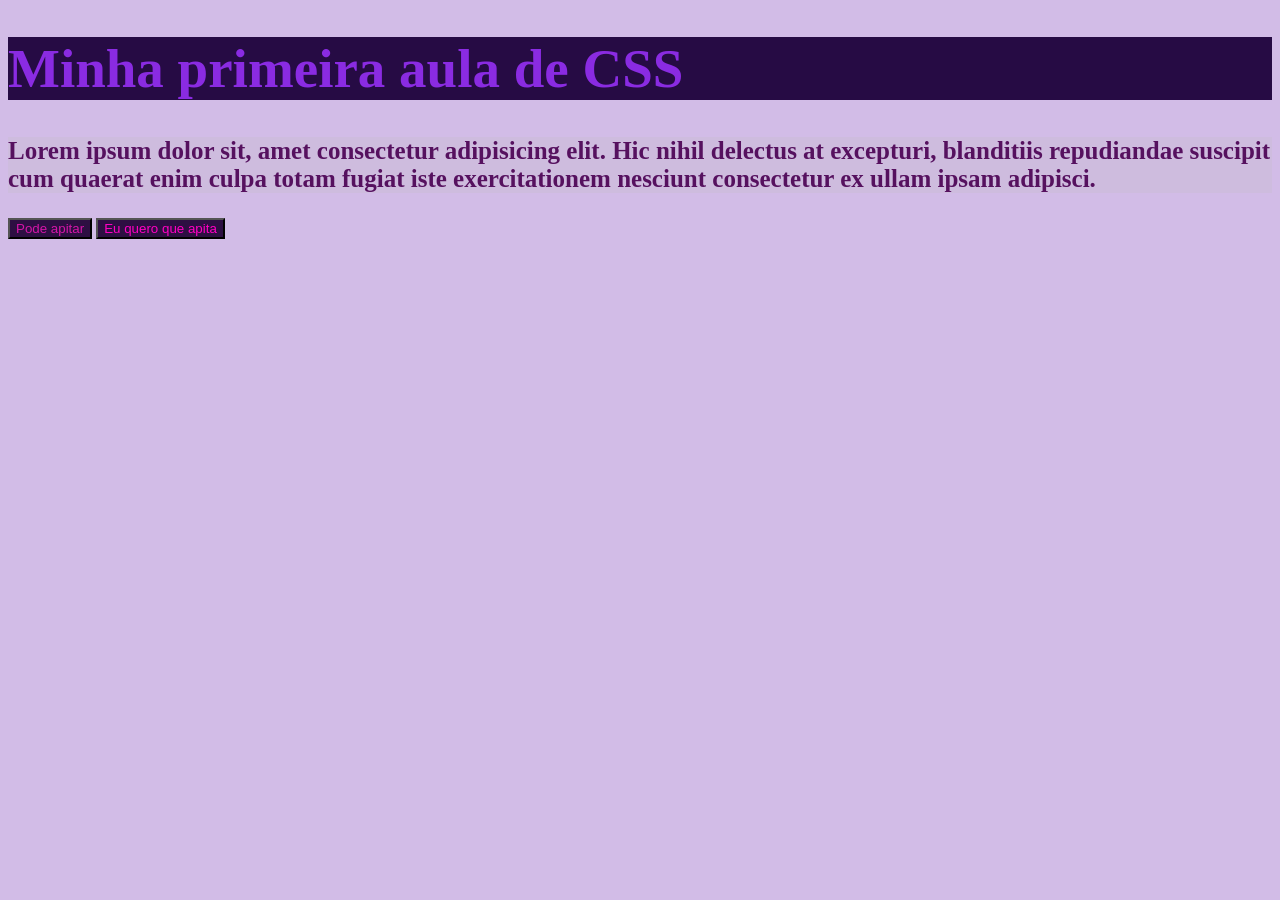
<file: CSS/index.html>
<!DOCTYPE html>
<html lang="pt-br">

<head>
    <meta charset="UTF-8">
    <meta name="viewport" content="width=device-width, initial-scale=1.0">
    <link rel="stylesheet" href="./Styles1.css">
    <title>CSS</title>
</head>

<body>
    <H1 id="Titulo">Minha primeira aula de CSS</H1>

    <p id="Paragrafo">Lorem ipsum dolor sit,
        amet consectetur adipisicing elit. Hic nihil delectus at excepturi,
        blanditiis repudiandae suscipit cum quaerat enim culpa totam fugiat
        iste exercitationem nesciunt consectetur ex ullam ipsam adipisci.
    </p>

    <button id="Botão">Pode apitar</button>

    <button id="Botão2"> Eu quero que apita</button>

</body>

</html>
</file>
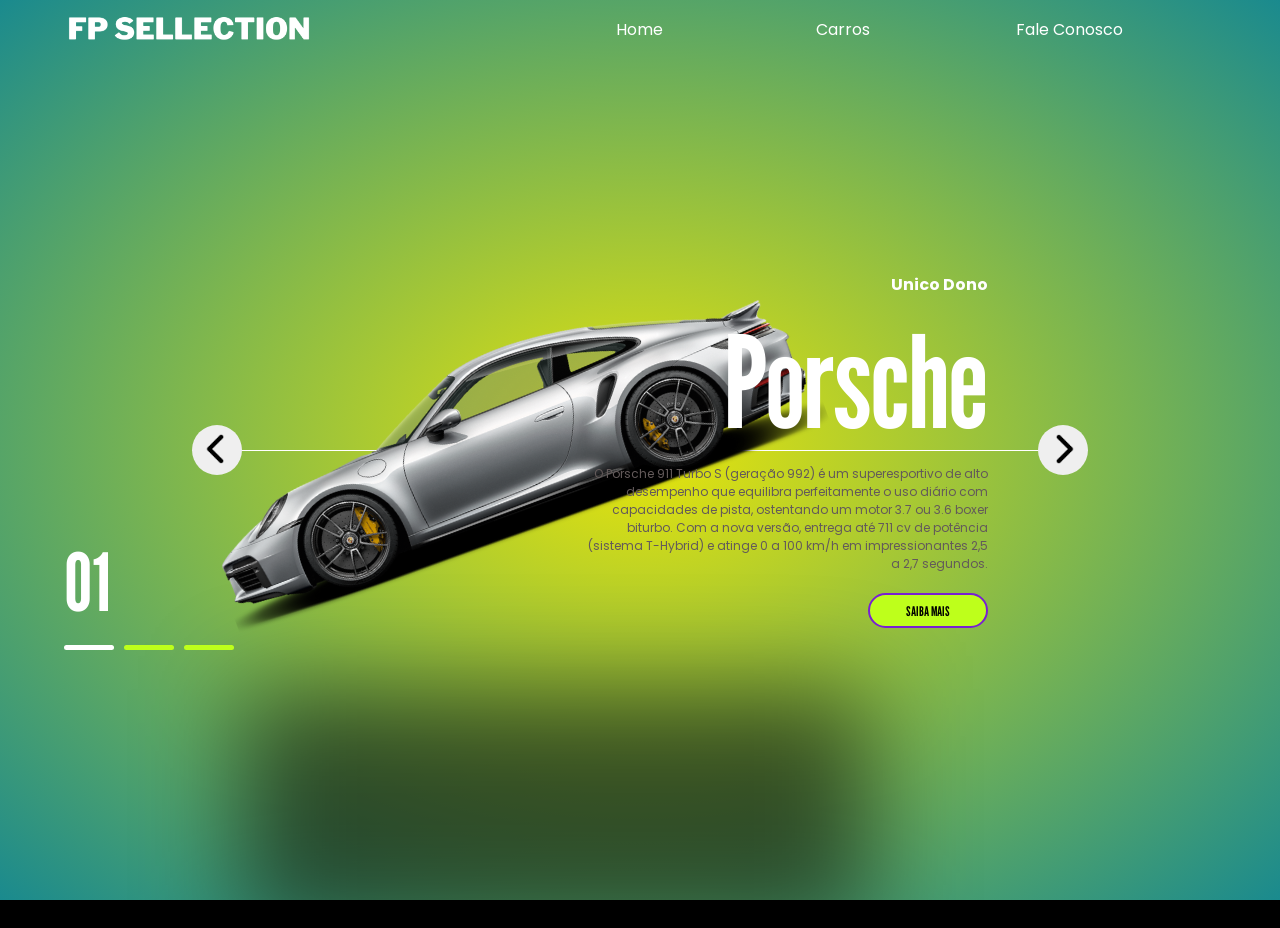
<file: FP Selection/index.html>
<!DOCTYPE html>
<html lang="pt-br">

<head>
    <meta charset="UTF-8">
    <meta name="viewport" content="width=device-width, initial-scale=1.0">
    <link rel="stylesheet" href="./styles.css">
    <link rel="preconnect" href="https://fonts.googleapis.com">
    <link rel="preconnect" href="https://fonts.gstatic.com" crossorigin>
    <link href="https://fonts.googleapis.com/css2?family=Poppins:ital,wght@0,100;0,200;0
        ,300;0,400;0,500;0,600;0,700;0,800;0,900;1,100;1,200;1,300;1,400;1,500;1,600;
        1,700;1,800;1,900&display=swap" rel="stylesheet">
    <link rel="preconnect" href="https://fonts.googleapis.com">
    <link rel="preconnect" href="https://fonts.gstatic.com" crossorigin>
    <link href="https://fonts.googleapis.com/css2?family=League+Gothic&display=swap" rel="stylesheet">
    <title>FP Sellection</title>
</head>

<body>
    <header>
        <img src="./img/logo.png" alt="Logo-fp">
        <nav>
            <ul>
                <li>Home</li>
                <li>Carros</li>
                <li>Fale Conosco</li>
            </ul>
        </nav>
    </header>

    <section class="container">
        <div class="list">

            <div class="item active">
                <div class="car-img">
                    <img src="./img/1.png" alt="imagem-carro">
                </div>
                <div class="content">
                    <p class="car-information">
                        Unico Dono
                    </p>
                    <h2>Porsche</h2>
                    <p class="description">
                        O Porsche 911 Turbo S (geração 992) é um superesportivo de alto desempenho que equilibra
                        perfeitamente o uso
                        diário com capacidades de pista, ostentando um motor 3.7 ou 3.6 boxer biturbo.
                        Com a nova versão, entrega até 711 cv de potência (sistema T-Hybrid) e atinge 0 a 100 km/h
                        em impressionantes 2,5 a 2,7 segundos.
                    </p>
                    <button class="information">
                        Saiba Mais
                    </button>
                </div>
            </div>

            <div class="item">
                <div class="car-img">
                    <img src="./img/2.png" alt="imagem-carro">
                </div>
                <div class="content">
                    <p class="car-information">
                        Unico Dono
                    </p>
                    <h2>Ferrari</h2>
                    <p class="description">
                        A Ferrari Portofino é um conversível de luxo com capota rígida retrátil,
                        equipado com motor 3.9L V8 biturbo que entrega entre 600 cv e 620 cv
                        (na versão M). Acelera de 0 a 100 km/h em 3,5 segundos,
                        atingindo velocidade máxima superior a 320 km/h,
                        combinando alto desempenho com versatilidade para uso urbano e viagens.
                    </p>
                    <button class="information">
                        Saiba Mais
                    </button>
                </div>
            </div>

            <div class="item">
                <div class="car-img">
                    <img src="./img/3.png" alt="imagem-carro">
                </div>
                <div class="content">
                    <p class="car-information">
                        Unico Dono
                    </p>
                    <h2>Lamborghini</h2>
                    <p class="description">
                        O Lamborghini Aventador, lançado em 2011 como sucessor do Murciélago,
                        é um supercarro de motor central V12 icônico, fabricado até 2022.
                        Versões finais, como o LP 780-4 Ultimae (2021-2022), produzem 780 cv,
                        atingindo 0-100 km/h em 2,8 segundos e velocidades >350 km/h.
                        Conhecido pelo design agressivo, fibra de carbono e alto valor de mercado.
                    </p>
                    <button class="information">
                        Saiba Mais
                    </button>
                </div>
            </div>

        </div>
        <div class="arrows">
            <button id="prev"><img src="img/arrow.png" alt="seta esquerda"></button>
            <button id="next"><img src="img/arrow.png" alt="seta direita"></button>
        </div>
        <div class="indicators">
            <div class="number">01</div>
            <ul>
                <li class="active"></li>
                <li></li>
                <li></li>
            </ul>
        </div>
    </section>

    <script src="./scripts.js"></script>


</body>

</html>
</file>
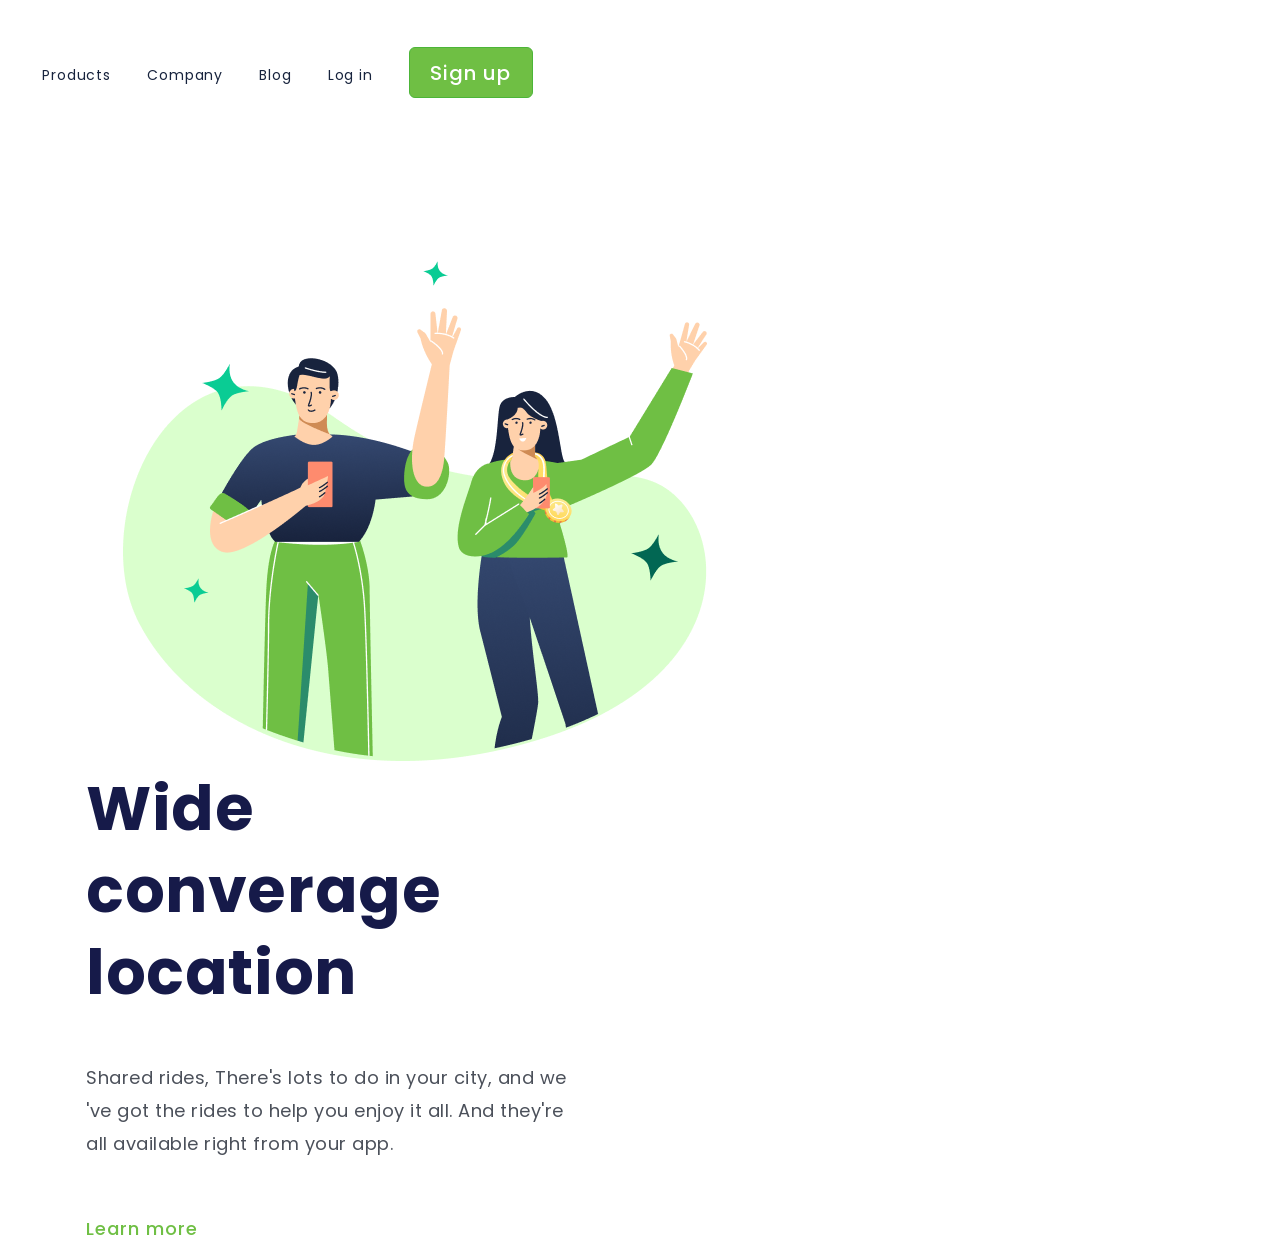
<file: PROJETO 02/index.html>
<!DOCTYPE html>
<html lang="pt-br">

<head>
    <meta charset="UTF-8">
    <meta name="viewport" content="width=device-width, initial-scale=1.0">
    <link rel="stylesheet" href="./styles.css">
    <link rel="preconnect" href="https://fonts.googleapis.com">
    <link rel="preconnect" href="https://fonts.gstatic.com" crossorigin>
    <link href="https://fonts.googleapis.com/css2?family=Poppins:ital,wght@0,100;
            0,200;0,300;0,400;0,500;0,600;0,700;0,800;0,900;1,100;1,200;1,300;1
            ,400;1,500;1,600;1,700;1,800;1,900&display=swap" rel="stylesheet">
    <title>Project VM</title>
</head>

<body>
    <header>
        <nav>
        <a class="link-header">Products</a>
        <a class="link-header">Company</a>
        <a class="link-header">Blog</a>
        <a class="link-header">Log in</a>
        <button class="button-header">Sign up</button>
       </nav>
    </header>
    <main>
        <img src="./img/Wide coverage.png">
        <section>
            <h1>Wide converage location</h1>
            <p>Shared rides, There's lots to do in your city, and we
                've got the rides to help you enjoy it all. And they're all
                available right from
                your app. </p>
            <a class="button-main">Learn more</a>
        </section>
    </main>
</body>

</html>
</file>
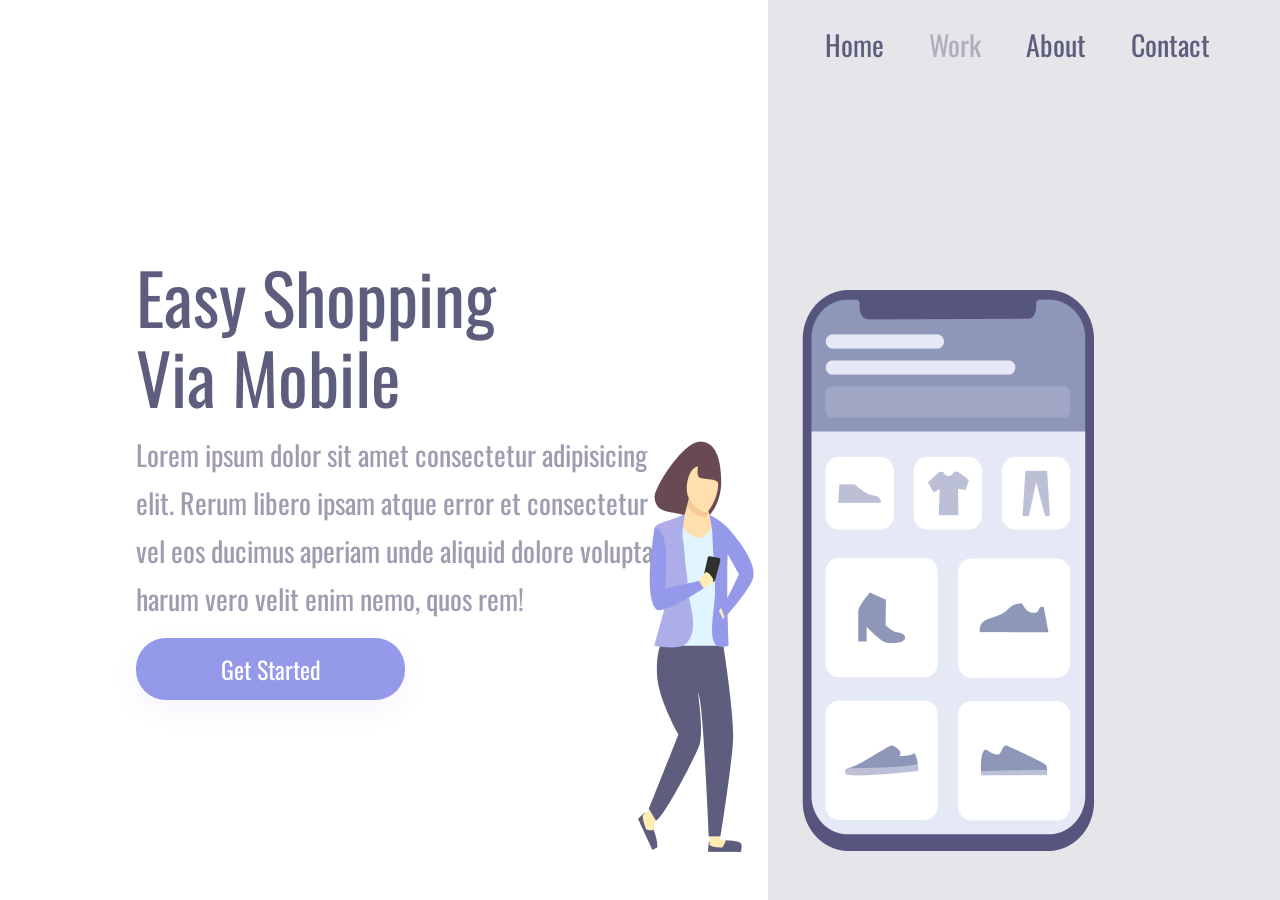
<file: PROJETO 03/index.html>
<!DOCTYPE html>
<html lang="pt-br">

<head>
    <meta charset="UTF-8">
    <meta name="viewport" content="width=device-width, initial-scale=1.0">
    <link rel="stylesheet" href="./styles.css">
    <link rel="preconnect" href="https://fonts.googleapis.com">
    <link rel="preconnect" href="https://fonts.gstatic.com" crossorigin>
    <link href="https://fonts.googleapis.com/css2?family=Oswald:wght@200..700&display=swap" rel="stylesheet">
    <title>Document</title>
</head>

<body>
    <main class="Container">
        <section class="Container-left">
            <h1>Easy Shopping Via Mobile</h1>
            <p>Lorem ipsum dolor sit amet consectetur adipisicing elit. Rerum libero
                ipsam atque error et consectetur
                vel eos ducimus aperiam unde aliquid dolore voluptas harum vero
                velit enim nemo, quos rem!</p>
            <button>Get Started</button>
        </section>
        <section class="Container-Right">
            <header>
                <a>Home</a>
                <a>Work</a>
                <a>About</a>
                <a>Contact</a>
            </header>
            <img alt="girl-cellphone" src="./img/girl-cellphone.png">
        </section>
    </main>
</body>

</html>
</file>
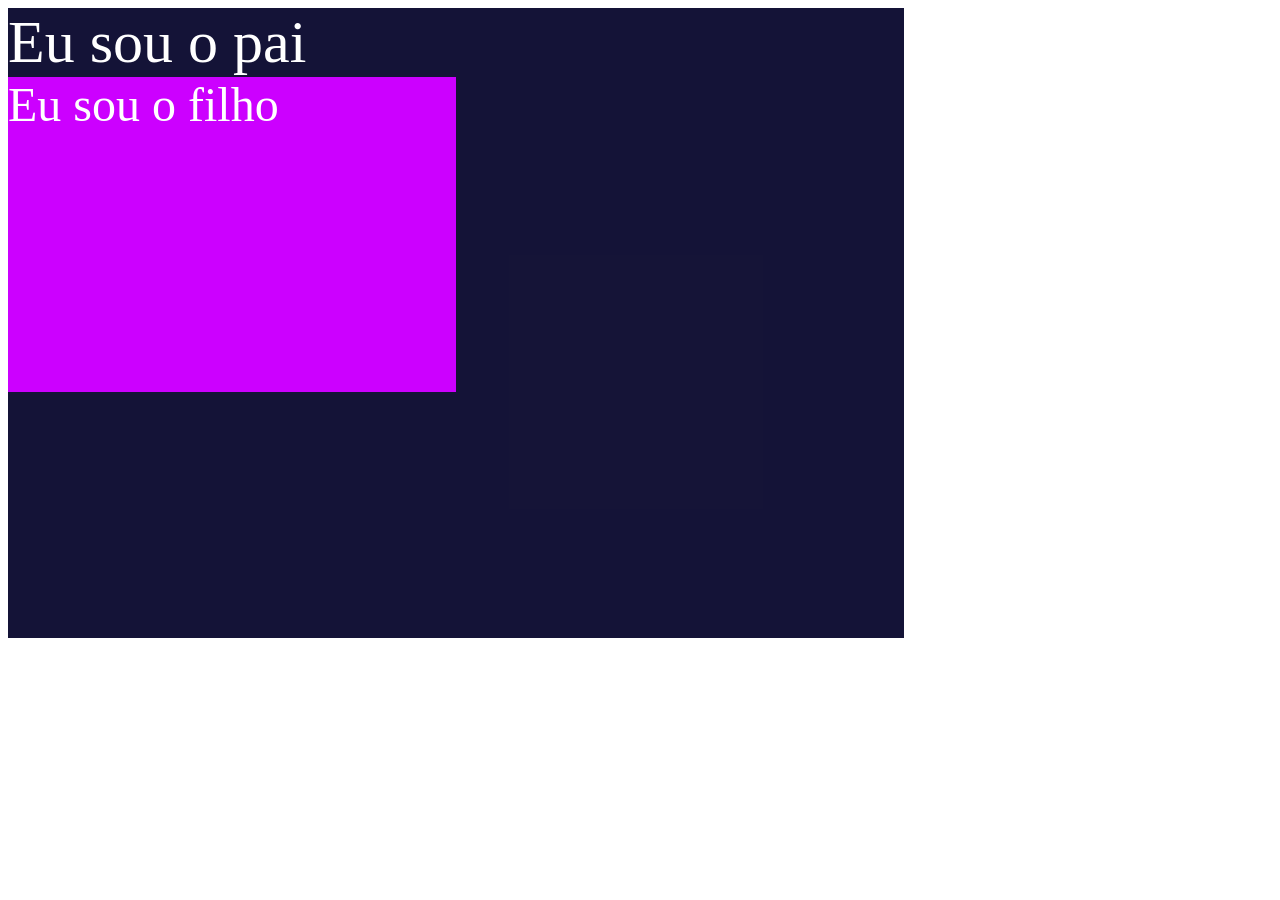
<file: CSS/index2.html>
<!DOCTYPE html>
<html lang="pt-br">

<head>
    <meta charset="UTF-8">
    <meta name="viewport" content="width=device-width, initial-scale=1.0">
    <link rel="stylesheet" href="./Styles2.css">
    <title>EX2</title>
</head>

<body class="vo">
    <div class="pai">Eu sou o pai

        <div class="filho">Eu sou o filho</div>
    </div>
</body>

</html>
</file>
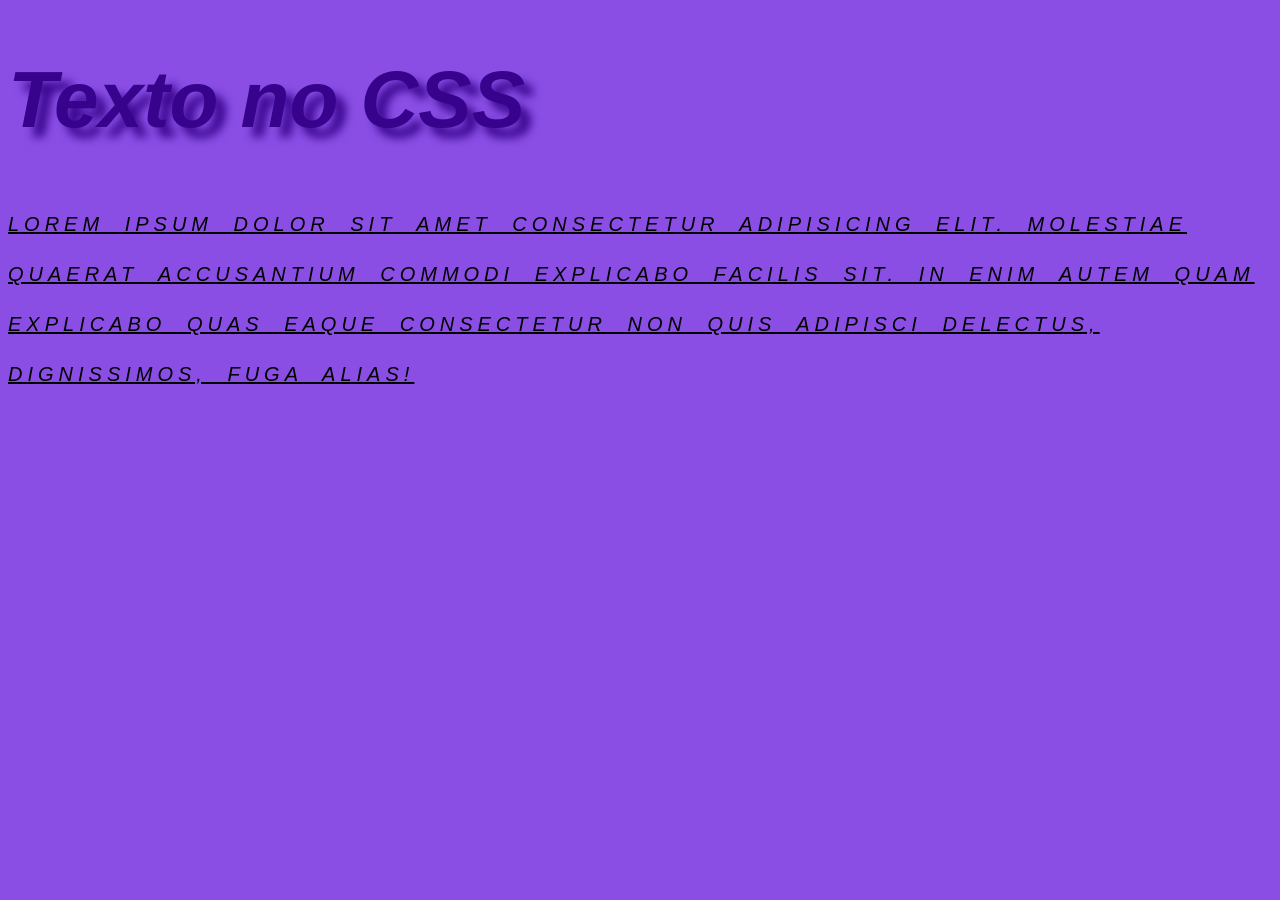
<file: CSS/index3.html>
<!DOCTYPE html>
<html lang="en">
<head>
    <meta charset="UTF-8">
    <meta name="viewport" content="width=device-width, initial-scale=1.0">
    <link rel="stylesheet" href="./Styles3.css">
    <link rel="preconnect" href="https://fonts.googleapis.com">
   <link rel="preconnect" href="https://fonts.googleapis.com">
<link rel="preconnect" href="https://fonts.gstatic.com" crossorigin>
<link href="https://fonts.googleapis.com/css2?family=Noto+Sans+JP:wght@100..900&display=swap" rel="stylesheet"> 
    <title>TEXTO</title>
</head>
<body>
     <h1>Texto no CSS</h1>
     <p>Lorem ipsum dolor sit amet consectetur adipisicing elit. 
        Molestiae quaerat accusantium commodi explicabo facilis sit. 
        In enim autem quam explicabo quas eaque consectetur non 
        quis adipisci delectus, dignissimos, fuga alias!</p>
    </body>
</html>
</file>
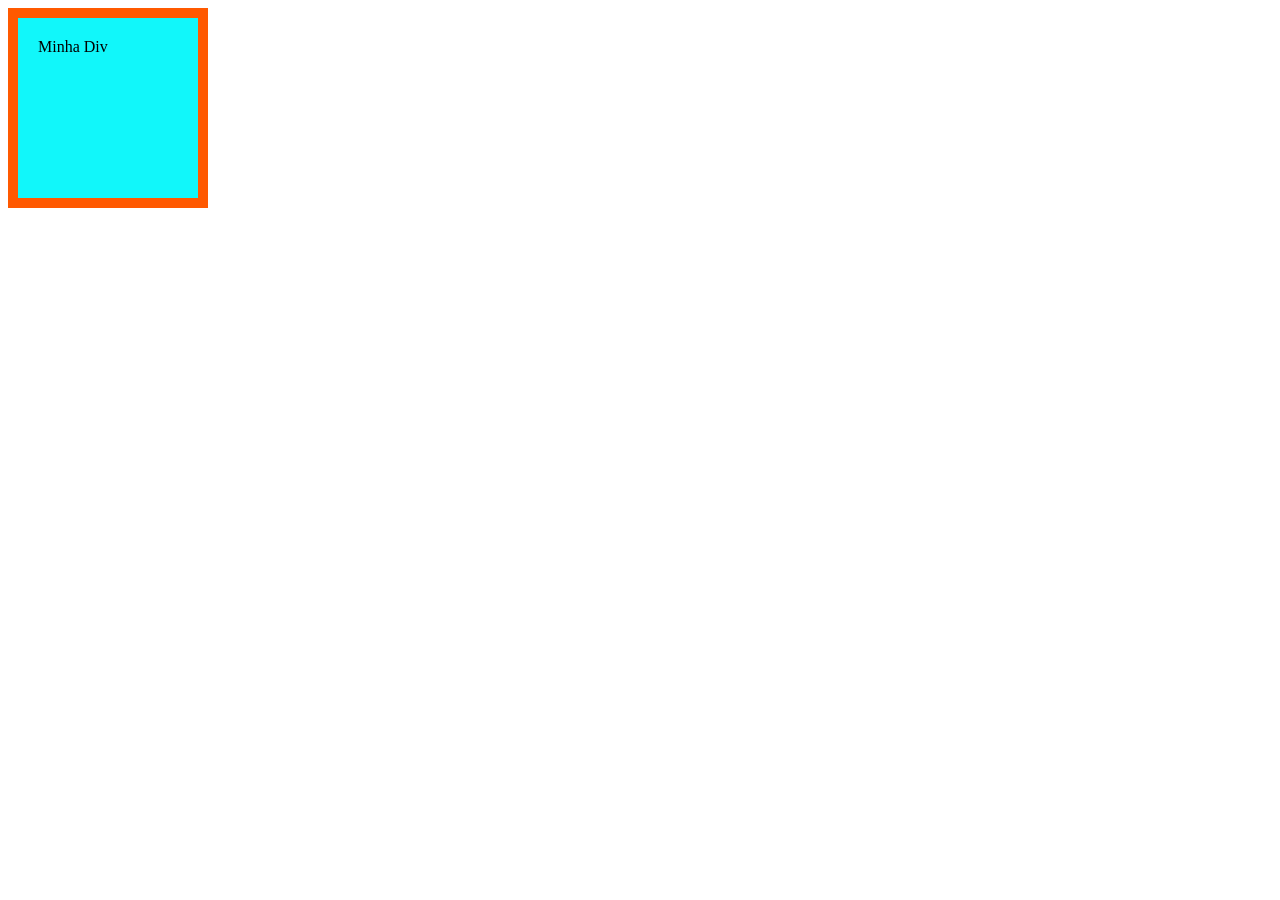
<file: CSS/index4.html>
<!DOCTYPE html>
<html lang="en">
<head>
    <meta charset="UTF-8">
    <meta name="viewport" content="width=device-width, initial-scale=1.0">
    <link rel="stylesheet" href="./Styles4.css">
    <title>CSS</title>
</head>
<body>
     <div class="BOX"> 
          Minha Div
     </div>
</body>
</html>
</file>
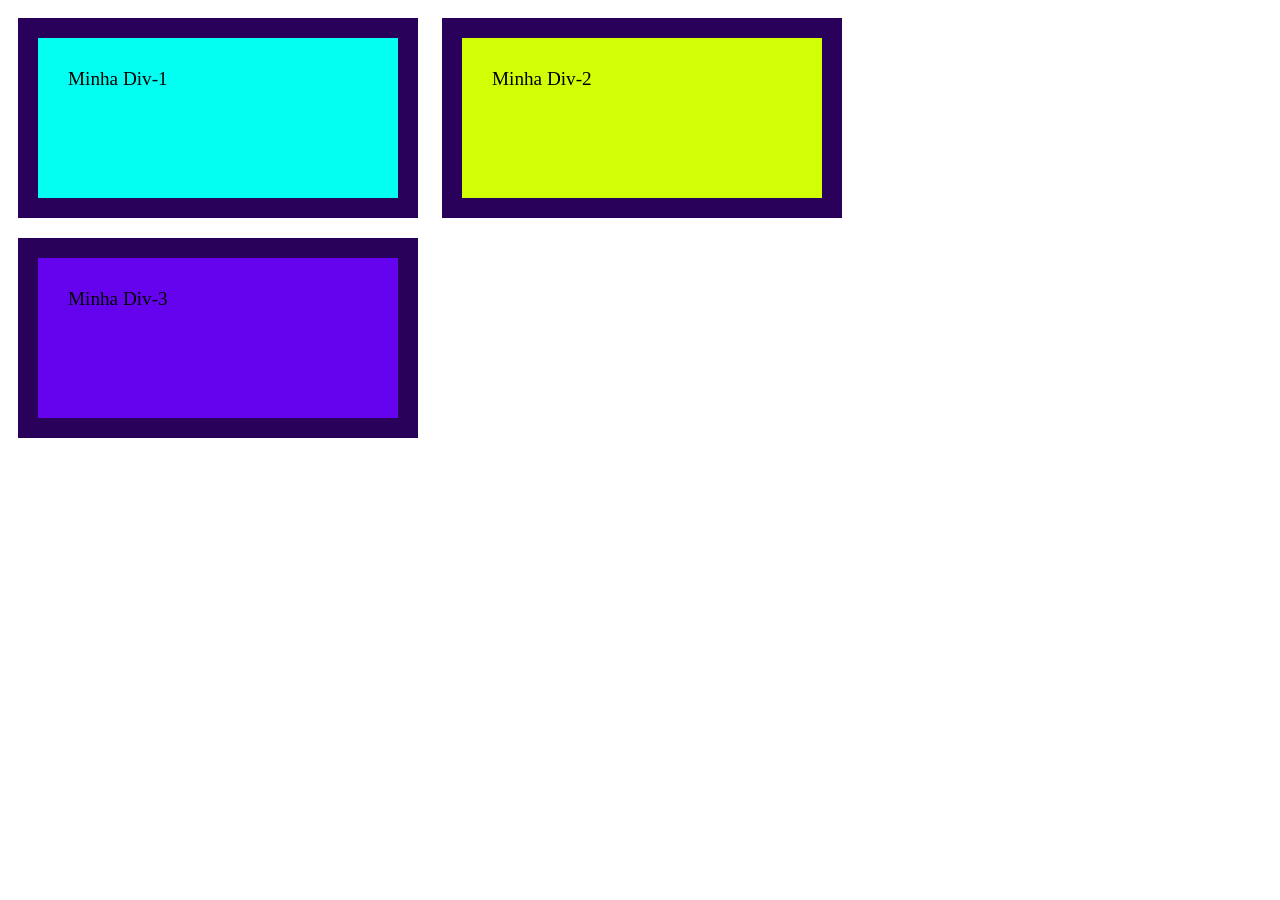
<file: CSS/index5.html>
<!DOCTYPE html>
<html lang="pt-br">

<head>
    <meta charset="UTF-8">
    <meta name="viewport" content="width=device-width, initial-scale=1.0">
    <link rel="stylesheet" href="./Styles5.css">
    <title>DISPLAY</title>
</head>

<body>
    <div class="Box">
        Minha Div-1
    </div>

    <div class="Box Box-2">
        Minha Div-2
    </div>

    <div class="Box Box-3">
        Minha Div-3
    </div>

</body>

</html>
</file>
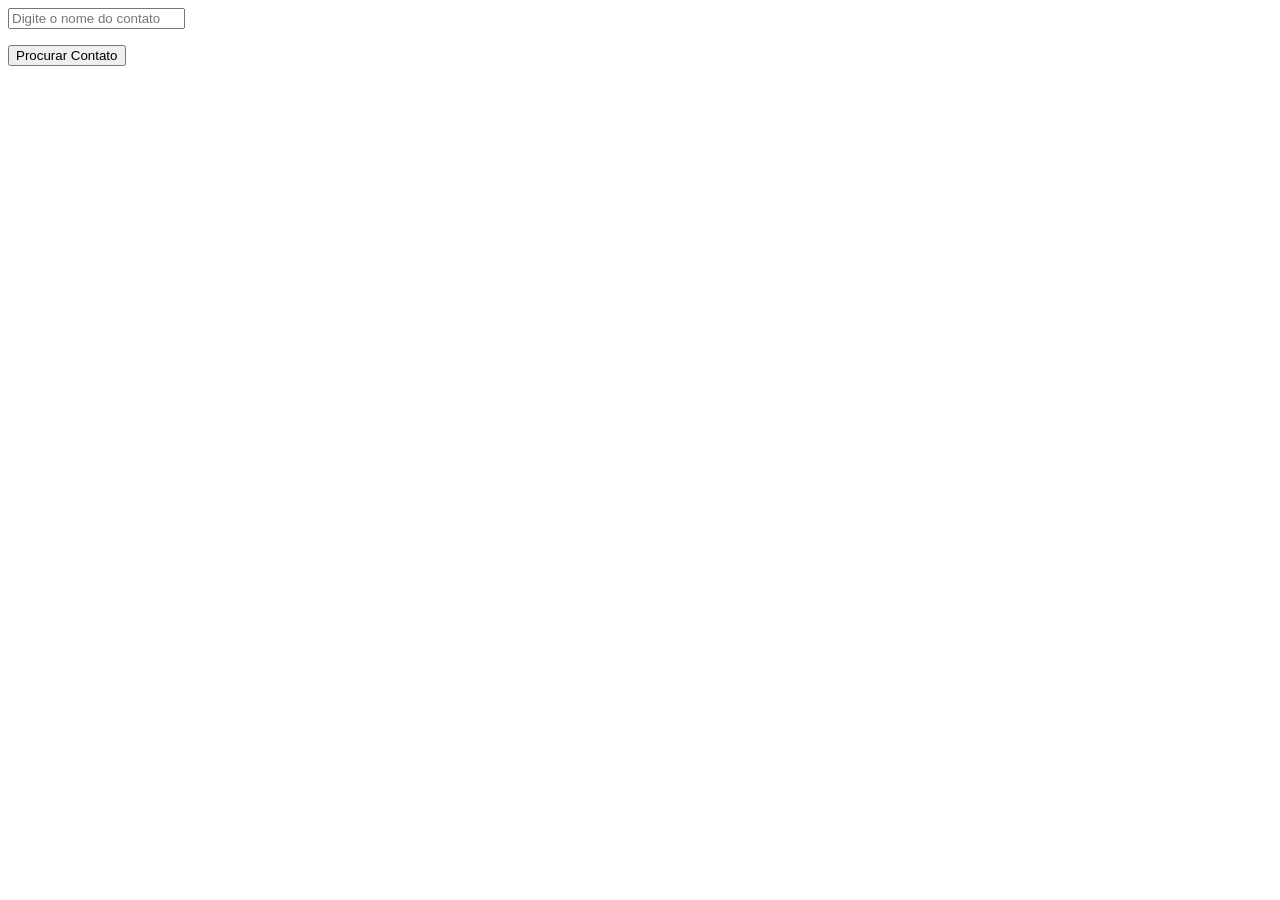
<file: JAVASCRIPT 3/for.html>
<!DOCTYPE html>
<html lang="pt-br">

<head>
    <meta charset="UTF-8">
    <meta name="viewport" content="width=device-width, initial-scale=1.0">
    <title>For - Challenge</title>
</head>

<body>
    <input placeholder="Digite o nome do contato">
    <p></p>
    <button onclick="search()">Procurar Contato</button>
</body>
<script>
    let p = document.querySelector('p')
    let input = document.querySelector('input')

    const contacts = [
        { name: 'Vitor', number: '(63) 99295-7998' },
        { name: 'Rogerin', number: '(63) 984424771' },
        { name: 'Lurdinha', number: '(63) 984313038' },
        { name: 'Lorrane', number: '(63) 8472-8506' },
    ]



    function search() {

        let i = 0
        while (i < contacts.length) {

            if (input.value.toLowerCase() === contacts[i].name.toLowerCase()) {
                p.innerHTML = `Contato encontrado Nome: ${contacts[i].name} - Número: ${contacts[i].number}`
                break
            } else {
                p.innerHTML = `Contato não encontrado`
            }

            i++;
        }
    }




    /*  function search() {
          
         *EXEMPLO FOR CLASSICO*     
     
    for (let i = 0; i < contacts.length; i++)

            if (input.value.toLowerCase() === contacts[i].name.toLowerCase()) {

                p.innerHTML = `Contato Encontrado Nome: ${contacts[i].name} 
                Tel: ${contacts[i].number}`

                break

            } else {
                p.innerHTML = "Contato não encontrado, tente novamente"
            }
    
       }




    /*function search() {
  
       *EXEMPLO FOR OF*

        for (const contatos of contacts) {

            if (input.value.toLowerCase() === contatos.name.toLowerCase()) {

                p.innerHTML = `Contato Encontrado Nome: ${contatos.name} 
                Tel: ${contatos.number}`

                break

            } else {
                p.innerHTML = "Contato não encontrado, tente novamente"
            }

        }
     }
   */
</script>

</html>
</file>
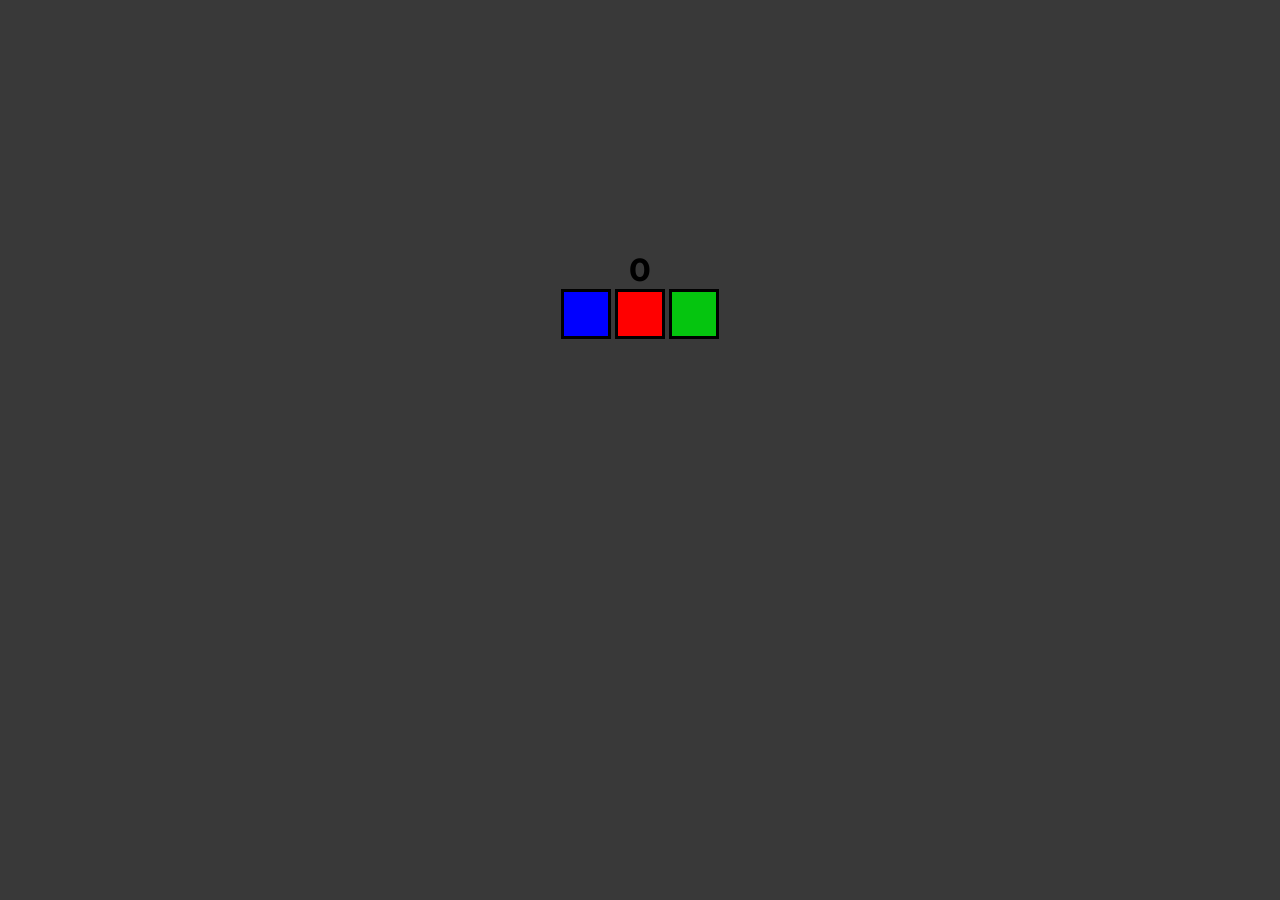
<file: SetTimeOut - project/setTimeout.html>
<!DOCTYPE html>
<html lang="pt-br">

<head>
    <meta charset="UTF-8">
    <meta name="viewport" content="width=device-width, initial-scale=1.0">
    <link rel="stylesheet" href="./styles2.css">
    <title>TimeOut / Interval</title>
    <link rel="preconnect" href="https://fonts.googleapis.com">
    <link rel="preconnect" href="https://fonts.gstatic.com" crossorigin>
    <link href="https://fonts.googleapis.com/css2?family=Montserrat:ital,wght@0,100..900;1,100..900&display=swap"rel="stylesheet">
</head>

<body>
    <h1>0</h1>
    <button class="button-start" onclick="start()"></button>
    <button class="button-stop"  onclick="stop()"></button>                                  
    <button class="button-reset" onclick="reset()"></button>
</body>
<script>
    /*
     setTimeout -> Executa uma vez
     setInterval -> Executa infinitas vezes
     ClearInterval -> Pausa o tempo do setInterval

    setTimeout(function () {
        alert("EXECUTEI")
    }, 5000);
  
    setInterval(() => {
        console.log(Number++)
    },1000);
    
    */

    let number = 0
    let cron
    let h1 = document.querySelector('h1')

    function start() {
        cron = setInterval(function () {
            number++
            h1.innerHTML = number
        }, 1000)
    }

    function stop() {
        clearInterval(cron)
    }

    function reset() {
        number = 0
        h1.innerHTML = number
    }




</script>

</html>
</file>
<file: CSS/Styles1.css>
#Titulo {
  color: blueviolet;
  font-size: 55px;
  background-color: rgb(38, 11, 68);
}

#Paragrafo {
  color: rgb(86, 17, 95);
  font-size: 25px;
  background-color: rgb(206, 188, 222);
  font-weight: bold;
}

#Botão {
  color: rgb(212, 22, 168);
  background-color: rgb(45, 15, 66);
}

#Botão2 {
  color: rgb(255, 0, 195);
  background-color: rgb(45, 15, 66);
}

* {
  background-color: rgb(210, 188, 231);
}


/* CSS SEMPRE VAI SER EM ESTILO CASCATA - 
O QUE VEM DEPOIS É OQ PREVALECE /*
</file>
<file: FP Selection/styles.css>
* {
    margin: 0;
    padding: 0;
    box-sizing: border-box;
    list-style: none;
    font-family: "Poppins", sans-serif;
}


body {
    background-color: black;
    color: #fff;
    font-size: 16px;
    overflow: hidden;
}

header {
    position: fixed;
    width: 90vw;
    align-items: center;
    left: 50%;
    transform: translateX(-50%);
    display: grid;
    grid-template-columns: 1fr 600px;
    gap: 20%;
    z-index: 2;


    & img {
        width: 250px;
    }

    & nav {
        & ul {
            display: grid;
            grid-template-columns: repeat(3, 200px);
        }
    }

}



section {
    background-image: radial-gradient(#e8e50a, #1a8a8e);
    height: 100vh;
    position: relative;

}

.list {
    width: 70vw;
    margin: auto;
    position: relative;
    height: 100%;

    .item {
        position: absolute;
        inset: 0;
    }

    .car-img {
        position: absolute;
        top: 50%;
        transform: translateY(-50%);
        width: 70%;

        & img {
            width: 100%;
            transform: rotate(-30deg);
        }
   
        &::before{
            content: '';
            position: absolute;
            background-color: #0000008d;
            width: 100%;
            height: 100%;
            top: 150%;
            left: 50px;
            border: 50%;
            filter: blur(50px);
        }
    
    
    
    }

    .content {
        position: absolute;
        right: 100px;
        width: 70%;
        height: 100%;
        display: flex;
        flex-direction: column;
        justify-content: center;
        align-items: end;
        gap: 20px;


    }



    .car-information {
        font-weight: bold;
        
    }

    h2 {
        font-size: 8em;
        line-height: 1em;
        font-family: "League Gothic", sans-serif;
    }

    .description {
        color: #635a5a;
        font-size: 12px;
        text-align: right;
        max-width: 400px;

    }

    .information {
        border-radius: 30px;
        height: 35px;
        width: 120px;
        text-transform: uppercase;
        border: 2px solid #791fd3;
        background-color: #beff1b;
        color: #000;
        cursor: pointer;
        font-weight: bold;
        font-family: "League Gothic", sans-serif;
    }


    &::before {
        content: '';
        position: absolute;
        height: 200px;
        width: 100%;
        top: 50%;
        border-top: 1px solid #fff;
    }
}


.arrows {

    width: 70vw;
    position: absolute;
    top: 50%;
    left: 50%;
    transform: translate(-50%, -25px);
    display: flex;
    justify-content: space-between;


    & button:nth-child(1) {
        & img {
            transform: scale(-1);
        }
    }

    & button {
        top: 60%;
        width: 50px;
        height: 50px;
        border-radius: 50%;
        border: none;
        cursor: pointer;


        & img {
            width: 30px;
            margin-top: 4px;
            cursor: pointer;
        }

        &:hover {
            background-color: #beff1b;
        }
    }
}

.indicators {
    position: absolute;
    top: 50%;
    left: 50%;
    transform: translateX(-50%);
    height: 200px;
    width: 90vw;
    display: flex;
    flex-direction: column;
    justify-content: end;
    gap: 15px;


    & .number {
        font-size: 5em;
        font-family: "League Gothic", sans-serif;
    }

    & ul {
        display: flex;
        gap: 10px;
    }

    & li {
        width: 50px;
        height: 5px;
        background-color: #beff1b;
        border-radius: 5px;
        transition: 0.5s;
    }


    .active {
        background-color: #fff;
    }

}

section{

    .list{
 
        & .item{
            transform: translateX(calc(100vw * var(--calculation)));
            transition: 0.5s;
            opacity: 0;
             
            &.car-img{
               & img{
                 transform: rotate(0);
                 transition: 0.5s; 
                 transition-delay: 0.3s;
                }
                   
            }
       
            .content {

                & .car-information, h2, .description, .information{
                    transform: translateX(calc(200px * var(--calculation)));
                    transition: 0.7s;
                    transition-delay: 0.3s;
                    opacity: 0;
                }
            
                h2 {
                    transition-delay: 0.5s;
                }
            
                .description{
                    transition-delay: 0.7s;
                }
            
                .information{
                    transition-delay: 0.7s;
                }
            
            }
       
        }   
    
        &  .active{
            transform: translateX(0);
            transition: 0.5s;
            opacity: 1;
        
            
            & .car-img{
               & img{
                 transform: rotate(-20deg);
                }
                   
            }
        
            
            & .content {

                & .car-information, h2, 
                .description, .information{
                    transform: translateX(0);
                    opacity: 1;               
                }
        
            } 
        
        
        }
    
    }

        
        
    
}
</file>
<file: PROJETO 02/styles.css>
* {
   font-family: 'Poppins', sans-serif;
   margin: 0;
   padding: 0;
   box-sizing: border-box;

}

header {
   margin-top: 47px;
   margin-left: 42px;
}

.link-header {
   font-weight: 400;
   font-size: 14px;
   line-height: 21px;
   color: #17233D;
   cursor: pointer;
   margin-right: 32px;
   letter-spacing: 0.875px;
   text-align: center;

}

.button-header {
   background: #6FBF44;
   border: 1px solid #4cb538;
   border-radius: 6px;
   width: 124px;
   height: 51px;
   cursor: pointer;
   font-weight: 500;
   font-size: 20px;
   line-height: 24px;
   letter-spacing: 1px;
   color: white;
}


img {
   margin: 163px 0 0 123px;
   display: inline-block;
}

section {
   display: inline-block;
   margin-left: 86px;
   width: 493px;
}

h1 {
   font-weight: 700;
   font-size: 62px;
   line-height: 82px;
   color: #161A49;
   letter-spacing: 0.596154px;
}

p {
   font-weight: 400;
   font-size: 18px;
   line-height: 33px;
   color: #4B505A;
   letter-spacing: 0.5px;
   margin-top: 47px;
   margin-bottom: 55px;
}

.button-main {

   font-weight: 500;
   line-height: 27px;
   font-size: 18px;
   color: #6FBF44;
   cursor: pointer;
   letter-spacing: 1px;
}

@media screen and (max-width: 500px) {

   .link-header {
      display: none;
   }

   .button-header {
      width: 91px;
      height: 31px;
      font-size: 15px;
      margin-left: 300px;
      font-weight: 500;
      line-height: 100%;
      letter-spacing: 1px;

   }


   h1 {
      font-size: 30px;
      font-weight: 700;
      line-height: 30px;
      letter-spacing: 0.6px;
      text-align: center;
      width: 278px;
      height: 60px;
      margin-top: 50px;
   }

   p {
      width: 304px;
      height: 165px;
      font-weight: 400;
      font-size: 18px;
      line-height: 30px;
      letter-spacing: 0.5px;
      text-align: center;
      margin-top: 30px;
   }

   .button-main {
      width: 112px;
      height: 27px;
      font-weight: 600;
      font-size: 20px;
      line-height: 100%;
      letter-spacing: 1px;
      margin-left: 90px;

   
   }



   img {
      width: 350px;
      height: 350px;
      margin-bottom: -780px;
      margin-left: 60px;
   
   }






}
</file>
<file: PROJETO 03/styles.css>
* {
    box-sizing: border-box;
    padding: 0;
    margin: 0;
    font-family: 'Oswald', sans-serif;
    font-weight: 400;
    color: #5D5D7D;
}


.Container {
    height: 100vh;
    width: 100vw;
}


.Container-left {
    display: inline-block;
    width: 60%;
    padding-left: 136px;
    margin-top: 20%;
}


.Container-Right {
    display: inline-block;
    background-color: rgb(93, 93, 125, 0.16);
    height: 100vh;
    width: 40%;
    position: absolute;
}

img {
    position: relative;
    top: 25%;
    right: 130px;
}

h1 {
    font-size: 70px;
    line-height: 80px;
    width: 368px;
}

p {
    font-size: 28px;
    line-height: 48px;
    opacity: 0.6;
    margin: 15px 0;
    width: 540px;
}

button {
    width: 269px;
    height: 62px;
    background: #9499EA;
    box-shadow: 0px 10px 24px #9499EA19;
    border: none;
    border-radius: 30px;
    font-size: 24px;
    line-height: 36px;
    text-align: center;
    color: white;
    cursor: pointer;
}

button:hover {
    opacity: .8;
}

button:active {
    opacity: .5;
}


a {
    font-size: 28px;
    line-height: 41px;
    color: #5D5D7D;
    margin-right: 41px;
    cursor: pointer;
}

a:nth-child(2) {
    opacity: 0.4;
}

a:hover {
    opacity: 0.4;
}

a:active {
    opacity: 0.8;
}

header {
    margin: 24px 0 0 57px;
}



@media screen and (max-width: 900px) {
    .Container-left {
        width: 100%;
        height: 50%;
        padding: 0;
        margin: 0;
    }

    .Container-Right {
        display: block;
        height: auto;
        width: 100%;
        position: static;
        padding: 40px;
    }

    img {
        position: static;
        max-width: 90%;
    }


    header {
        display: none;
    }

    h1 {
        font-size: 36px;
        line-height: 52px;
        width: auto;
        margin: 58px 50px 0 50px;
        text-align: center;
    }

    p {
        margin: 15px 40px;
        width: auto;
        text-align: center;
        font-size: 14px;
        line-height: 24px;
    }


    button {
        margin: 0 auto;
        display: block;
    }


}


@media screen and (max-width: 330px) {
    .Container-left {
        height: 70%;
    }
}
</file>
<file: CSS/Styles2.css>
.vo {
    font-size: 100px;
}

.pai {
    width: 70vw;
    height: 70vh;
    background: rgba(2, 1, 39, 0.927);
    color: white;
    font-size: 60px;
}

.filho {
    width: 50%;
    height: 50%;
    background: rgb(204, 0, 255);
    color: white;
    font-size: 3rem;
}


/* UNIDADES DE MEDIDAS
   -> ABSOLUTAS
   PX (PIXELS)
   IN (INCHES/POLEGADAS)
   CM / MM (CENTIMETRO / MILIMETRO)

   -> RELATIVAS 
      % CALCULO TAMANHO RELATIVO AO ELEMENTO PAI
      VW (VIEW WIDHT) 1VW É 1% DA LARGURA DA JANELA DO NAVEGADOR
      VH (VIEW HEIGHT) 1VH É 1% DA ALTURA DA JANELA DO NAVEGADOR
      EM É UMA UNIDADE RELATIVA AO ELEMENTO PAI
      REM É UMA UNIDADE RELATIVA AO ELEMENTO RAIZ 
      *HTML SEMPRE VAI SER O ELEMENT ROOT OU BODY
/*
</file>
<file: CSS/Styles3.css>
@import url('https://fonts.googleapis.com/css2?family=Noto+Sans+JP:wght@100..900&display=swap');

h1 {
    font-size: 80px;
    font-weight: bold;
    color: rgb(55, 3, 140);
    font-family: 'Noto sans japanese', sans-serif;
    font-style: oblique;
    text-shadow: 10px 10px 10px;

}


p {
    color: black;
    font-size: 20px;
    font-weight: lighter;
    font-family: 'Noto sans japanese', sans-serif;
    font-style:italic;
    line-height: 50px;
    letter-spacing: 5px;  
    word-spacing: 10px;
    text-align:left;
    text-transform:uppercase;
    text-decoration: underline;

}


*{
    background-color: rgb(138, 78, 229);
}
</file>
<file: CSS/Styles4.css>
*{
  box-sizing:border-box;
}

.BOX{

    width: 200px;
    height: 200px;
    background: rgb(17, 247, 250);
    padding: 20px;
    border: 10px solid rgb(255, 89, 0) 
}

/*margin: 12H 15H 18H 21H /*
</file>
<file: CSS/Styles5.css>
.Box {
  background: rgb(3, 255, 242);
  width:300px;
  height:100px;
  font-size:larger;
  padding: 30px;
  border: 20px solid rgb(42, 1, 90);
  margin: 10px;
  display: inline-block;
}

.Box-2 {
  background: rgb(209, 255, 4);

}


.Box-3 {
  background: rgb(101, 3, 239);
}



/*
  Display

  -BLOCK
  -INLINE
  -INLINE-BLOCK

  -GRID      (EXPLICAÇÃO NA FRENTE)
  -FLEX

  -BLOCK
  Tem como padrão: Div, section, p, h1, h2, ul, li, article...
   
  --Ocupa 100% da largura do elemento pai
  --sempre ocupa toda a sua linha
  --Altura definida de acordo com o conteudo
  --Podemos definir height e widht
  --Podemos Definir valores de margin


 -INLINE
     Vem como padrão a, span, b, i...

      --Elementos em linha
      --Não permite alterar height e widht
      --Não podemos definir valores de margin top e bottom
      --Ganha comportamento de uma palavra

   
   
  -ILINE-BLOCK

  --Elementos em linha, porem com caracteristicas do display 
  Block
  --Altura e largura podem ser alteradas.
   
/*
</file>
<file: SetTimeOut - project/styles2.css>
*{
    margin: 0;
    padding: 0;
    box-sizing: border-box;
    font-family: 'Montserrat', sans-serif;
}

body{
    background-color: rgba(0, 0, 0, 0.775);
    text-align: center;
    margin-top: 250px;
    
}


h1{
    color: rgb(0, 0, 0);
    
}

.button-start{
    width: 50px;
    height: 50px;
    padding: 15px;
    cursor: pointer;
    background-color: blue;
    border:solid;
}  

.button-stop{
    width: 50px;
    height: 50px;
    padding: 15px;
    cursor: pointer;
    background-color: rgb(255, 0, 0);
    border:solid;
}

.button-reset{
    width: 50px;
    height: 50px;
    padding: 15px;
    cursor: pointer;
    background-color: rgb(5, 197, 15);
    border:solid;
}
</file>
